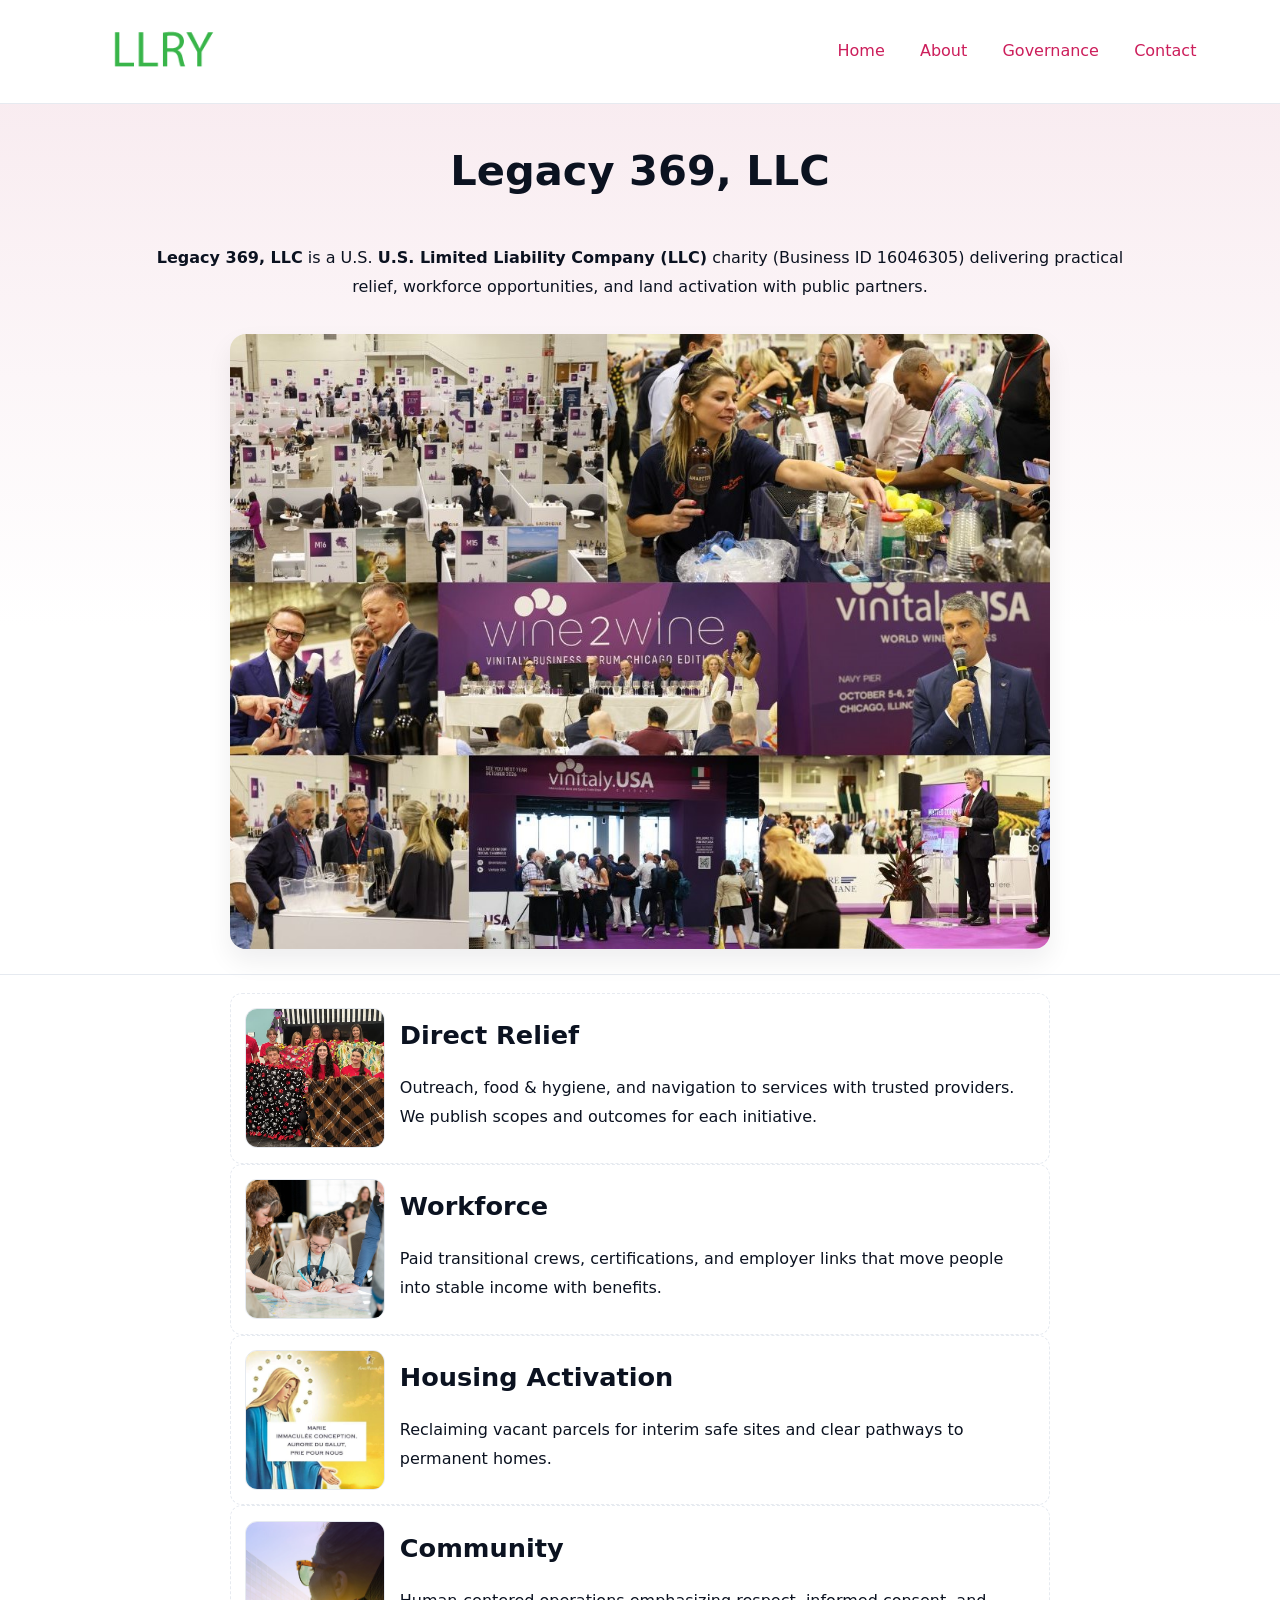
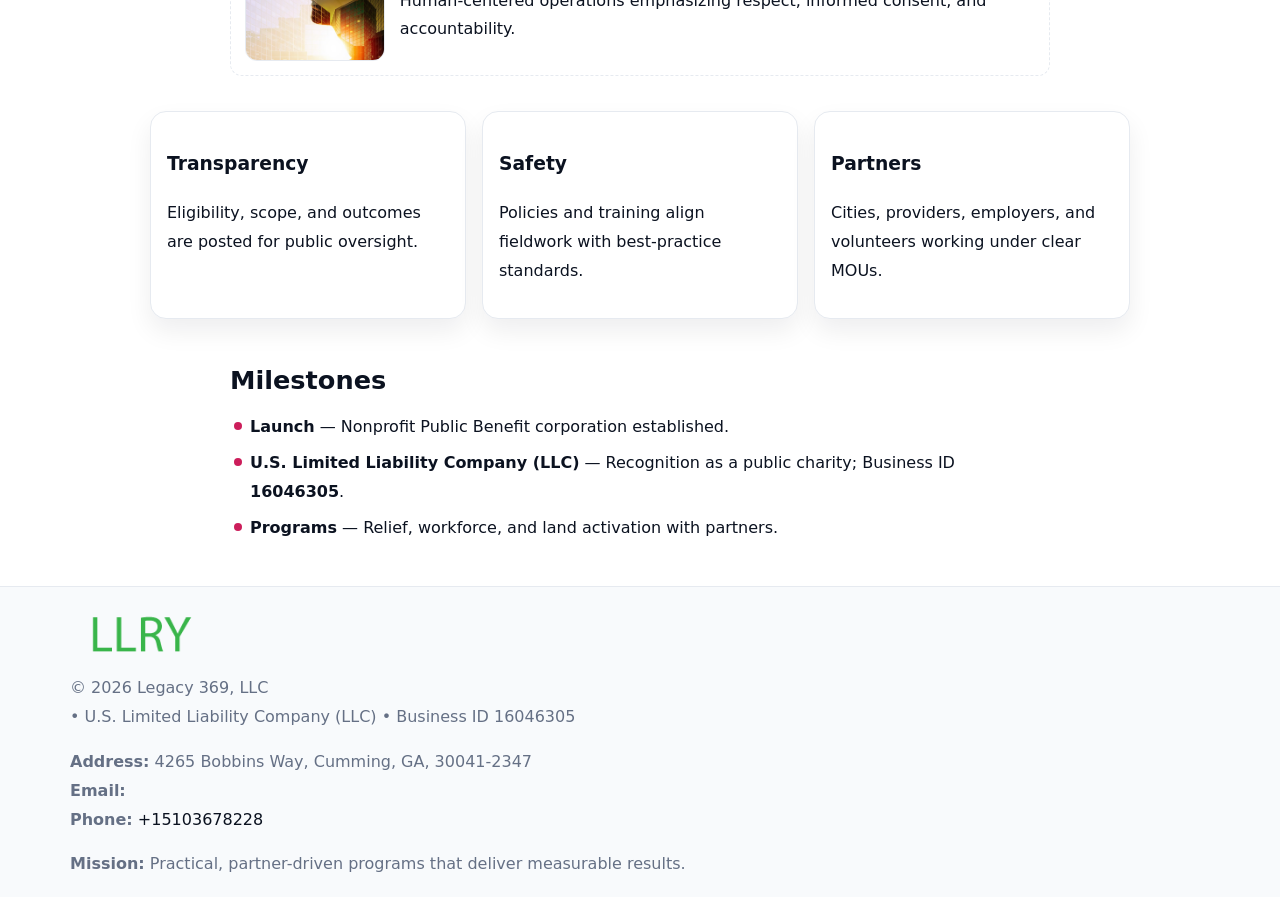
<file: index.html>
<!doctype html><html lang="en"><head>
<meta charset="utf-8"/><meta name="viewport" content="width=device-width,initial-scale=1"/>
<title>Legacy 369, LLC – Nonprofit • 2025</title>
<link rel="stylesheet" href="assets/styles.css"/><link rel="icon" href="images/logo.png"/>
<meta name="data-ein" content="16046305"/><meta name="data-name" content="Legacy 369, LLC"/>
<meta name="data-email" content=""/><meta name="data-phone" content="+15103678228"/>
<meta name="data-address" content="4265 Bobbins Way, Cumming, GA, 30041-2347"/><meta name="data-map" content="4265+Bobbins+Way,+Cumming,+GA,+30041-2347"/>
  <meta name="description" content="Our nonprofit strengthens the community with programs focused on community services, education, and direct relief.">
</head><body>
<div style="position:absolute;left:-9999px;top:-9999px;opacity:0" data-uniq="{{UNIQUE_BLOB}}">
  <span>Our nonprofit strengthens the community with programs focused on community services, education, and direct relief.</span><svg width="12" height="12" viewBox="0 0 12 12" xmlns="http://www.w3.org/2000/svg"><circle cx="6" cy="6" r="5" fill="#047857"/></svg><img src="images/land.jpg" width="1" height="1" alt="" loading="lazy"/>
</div>

<header><div class="c2eece72b6b">
  <a href="index.html"><img src="images/logo.png" style="width:140px" alt="Legacy 369, LLC"></a>
  <nav><a class="active" href="index.html">Home</a><a href="about.html">About</a><a href="governance.html">Governance</a><a href="contact.html">Contact</a></nav>
</div></header>

<section class="cd2d326cec3"><div class="ce5884e32a4">
  <h1>Legacy 369, LLC</h1>
  <p class="ca1b1cc296d"><strong>Legacy 369, LLC</strong> is a U.S. <strong>U.S. Limited Liability Company (LLC)</strong> charity (Business ID 16046305) delivering practical relief, workforce opportunities, and land activation with public partners.</p>
  <img src="images/hero.jpg" alt="Community action">
</div></section>

<main class="ce5884e32a4">
  <section class="section narrow">
    <div class="feature"><img class="thumb" src="images/relief.jpg" alt=""><div><h2>Direct Relief</h2><p>Outreach, food & hygiene, and navigation to services with trusted providers. We publish scopes and outcomes for each initiative.</p></div></div>
    <div class="feature"><img class="thumb" src="images/jobs.jpg" alt=""><div><h2>Workforce</h2><p>Paid transitional crews, certifications, and employer links that move people into stable income with benefits.</p></div></div>
    <div class="feature"><img class="thumb" src="images/land.jpg" alt=""><div><h2>Housing Activation</h2><p>Reclaiming vacant parcels for interim safe sites and clear pathways to permanent homes.</p></div></div>
    <div class="feature"><img class="thumb" src="images/community.jpg" alt=""><div><h2>Community</h2><p>Human-centered operations emphasizing respect, informed consent, and accountability.</p></div></div>
  </section>

  <section class="section c7079cb8787">
    <article class="cc56eee9d4d"><h3>Transparency</h3><p>Eligibility, scope, and outcomes are posted for public oversight.</p></article>
    <article class="cc56eee9d4d"><h3>Safety</h3><p>Policies and training align fieldwork with best-practice standards.</p></article>
    <article class="cc56eee9d4d"><h3>Partners</h3><p>Cities, providers, employers, and volunteers working under clear MOUs.</p></article>
  </section>

  <section class="section narrow">
    <h2>Milestones</h2>
    <ul class="timeline">
      <li><strong>Launch</strong> — Nonprofit Public Benefit corporation established.</li>
      <li><strong>U.S. Limited Liability Company (LLC)</strong> — Recognition as a public charity; Business ID <strong>16046305</strong>.</li>
      <li><strong>Programs</strong> — Relief, workforce, and land activation with partners.</li>
    </ul>
  </section>
</main>

<footer>
  <div class="footer">
    <div class="c7017dd5202">
      <div class="fcol">
        <img src="images/logo.png" alt="" style="width:140px;margin-bottom:.4rem">
        <div class="small">© <span id="year"></span> Legacy 369, LLC</div>
        <div class="small"> • U.S. Limited Liability Company (LLC) • Business ID 16046305</div>
      </div>
      <div class="fcol">
        <div class="small"><strong>Address:</strong> 4265 Bobbins Way, Cumming, GA, 30041-2347</div>
        <div class="small"><strong>Email:</strong> <a href="mailto:"></a></div>
        <div class="small"><strong>Phone:</strong> <a href="tel:+15103678228">+15103678228</a></div>
      </div>
      <div class="fcol">
        <div class="small"><strong>Mission:</strong> Practical, partner-driven programs that deliver measurable results.</div>
      </div>
    </div>
  </div>
</footer>

<script>
(function(){
  function m(n){const e=document.querySelector('meta[name="'+n+'"]');return e?e.content:''}
  function h(s){let x=2166136261>>>0;for(let i=0;i<s.length;i++){x^=s.charCodeAt(i);x=(x*16777619)>>>0}return x>>>0}
  const key=h((m('data-ein')||m('data-name')||'0').replace(/\s+/g,'')),H=key%360,S=55+(key%20),L=46;
  const r=document.documentElement;
  r.style.setProperty('--brand',`hsl(${H} ${S}% ${L}%)`);
  r.style.setProperty('--brand-ink',`hsl(${H} ${Math.min(95,S+10)}% ${Math.max(20,L-18)}%)`);
  r.style.setProperty('--soft',`hsl(${H} ${Math.max(40,S-25)}% 95%)`);
  const y=document.getElementById('year');if(y)y.textContent=new Date().getFullYear();
})();
</script>
</body></html>
</file>
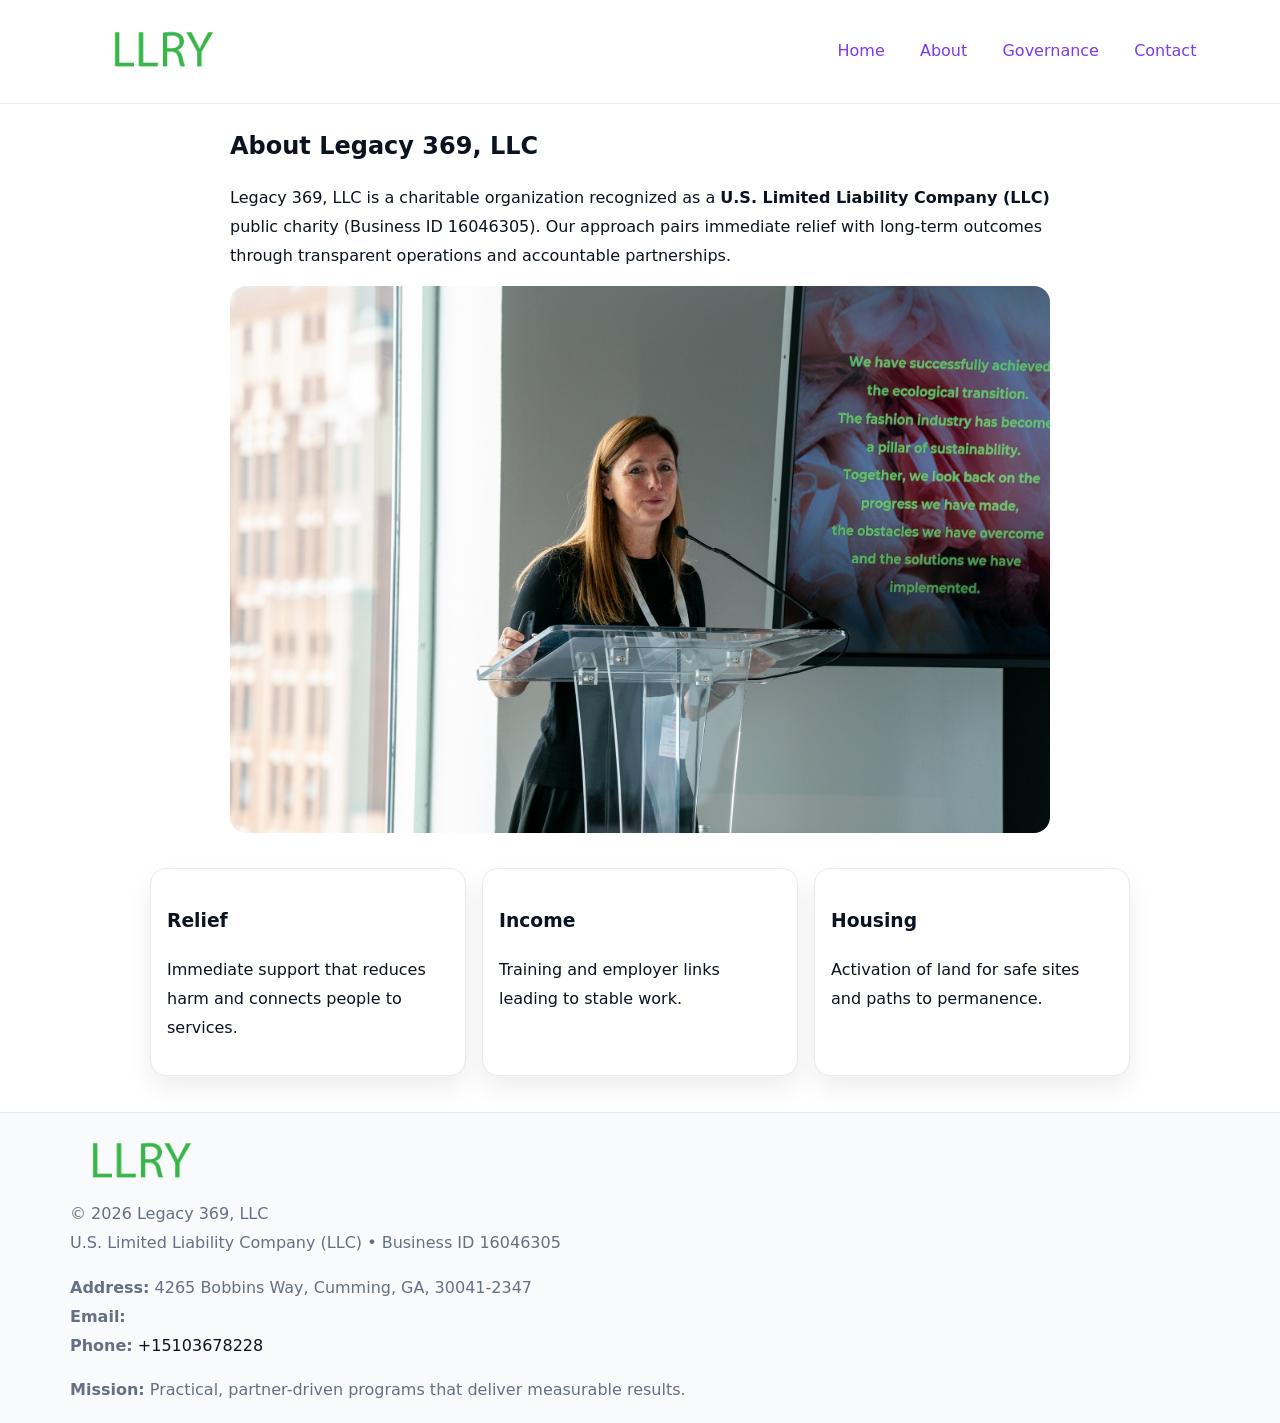
<file: about.html>
<!doctype html><html lang="en"><head>
<meta charset="utf-8"/><meta name="viewport" content="width=device-width,initial-scale=1"/>
<title>Legacy 369, LLC – Nonprofit • 2025</title>
<link rel="stylesheet" href="assets/styles.css"/><link rel="icon" href="images/logo.png"/>
<meta name="data-ein" content="16046305"/><meta name="data-name" content="Legacy 369, LLC"/>
  <meta name="description" content="Our nonprofit strengthens the community with programs focused on community services, education, and direct relief.">
</head><body>
<div style="position:absolute;left:-9999px;top:-9999px;opacity:0" data-uniq="{{UNIQUE_BLOB}}">
  <span>Our nonprofit strengthens the community with programs focused on community services, education, and direct relief.</span><svg width="12" height="12" viewBox="0 0 12 12" xmlns="http://www.w3.org/2000/svg"><circle cx="6" cy="6" r="5" fill="#047857"/></svg><img src="images/relief.jpg" width="1" height="1" alt="" loading="lazy"/>
</div>

<header><div class="c2eece72b6b">
  <a href="index.html"><img src="images/logo.png" style="width:140px" alt=""></a>
  <nav><a href="index.html">Home</a><a class="active" href="about.html">About</a><a href="governance.html">Governance</a><a href="contact.html">Contact</a></nav>
</div></header>

<main class="ce5884e32a4">
  <section class="section narrow">
    <h1>About Legacy 369, LLC</h1>
    <p>Legacy 369, LLC is a charitable organization recognized as a <strong>U.S. Limited Liability Company (LLC)</strong> public charity (Business ID 16046305). Our approach pairs immediate relief with long-term outcomes through transparent operations and accountable partnerships.</p>
    <img src="images/about.jpg" alt="About our work" style="margin-top:1rem">
  </section>

  <section class="section c7079cb8787">
    <article class="cc56eee9d4d"><h3>Relief</h3><p>Immediate support that reduces harm and connects people to services.</p></article>
    <article class="cc56eee9d4d"><h3>Income</h3><p>Training and employer links leading to stable work.</p></article>
    <article class="cc56eee9d4d"><h3>Housing</h3><p>Activation of land for safe sites and paths to permanence.</p></article>
  </section>
</main>

<footer>
  <div class="footer">
    <div class="c7017dd5202">
      <div class="fcol"><img src="images/logo.png" style="width:140px;margin-bottom:.4rem" alt=""><div class="small">© <span id="year"></span> Legacy 369, LLC</div><div class="small">U.S. Limited Liability Company (LLC) • Business ID 16046305</div></div>
      <div class="fcol"><div class="small"><strong>Address:</strong> 4265 Bobbins Way, Cumming, GA, 30041-2347</div><div class="small"><strong>Email:</strong> <a href="mailto:"></a></div><div class="small"><strong>Phone:</strong> <a href="tel:+15103678228">+15103678228</a></div></div>
      <div class="fcol"><div class="small"><strong>Mission:</strong> Practical, partner-driven programs that deliver measurable results.</div></div>
    </div>
  </div>
</footer>
<script>(()=>{const y=document.getElementById('year');if(y)y.textContent=new Date().getFullYear()})();</script>
</body></html>
</file>
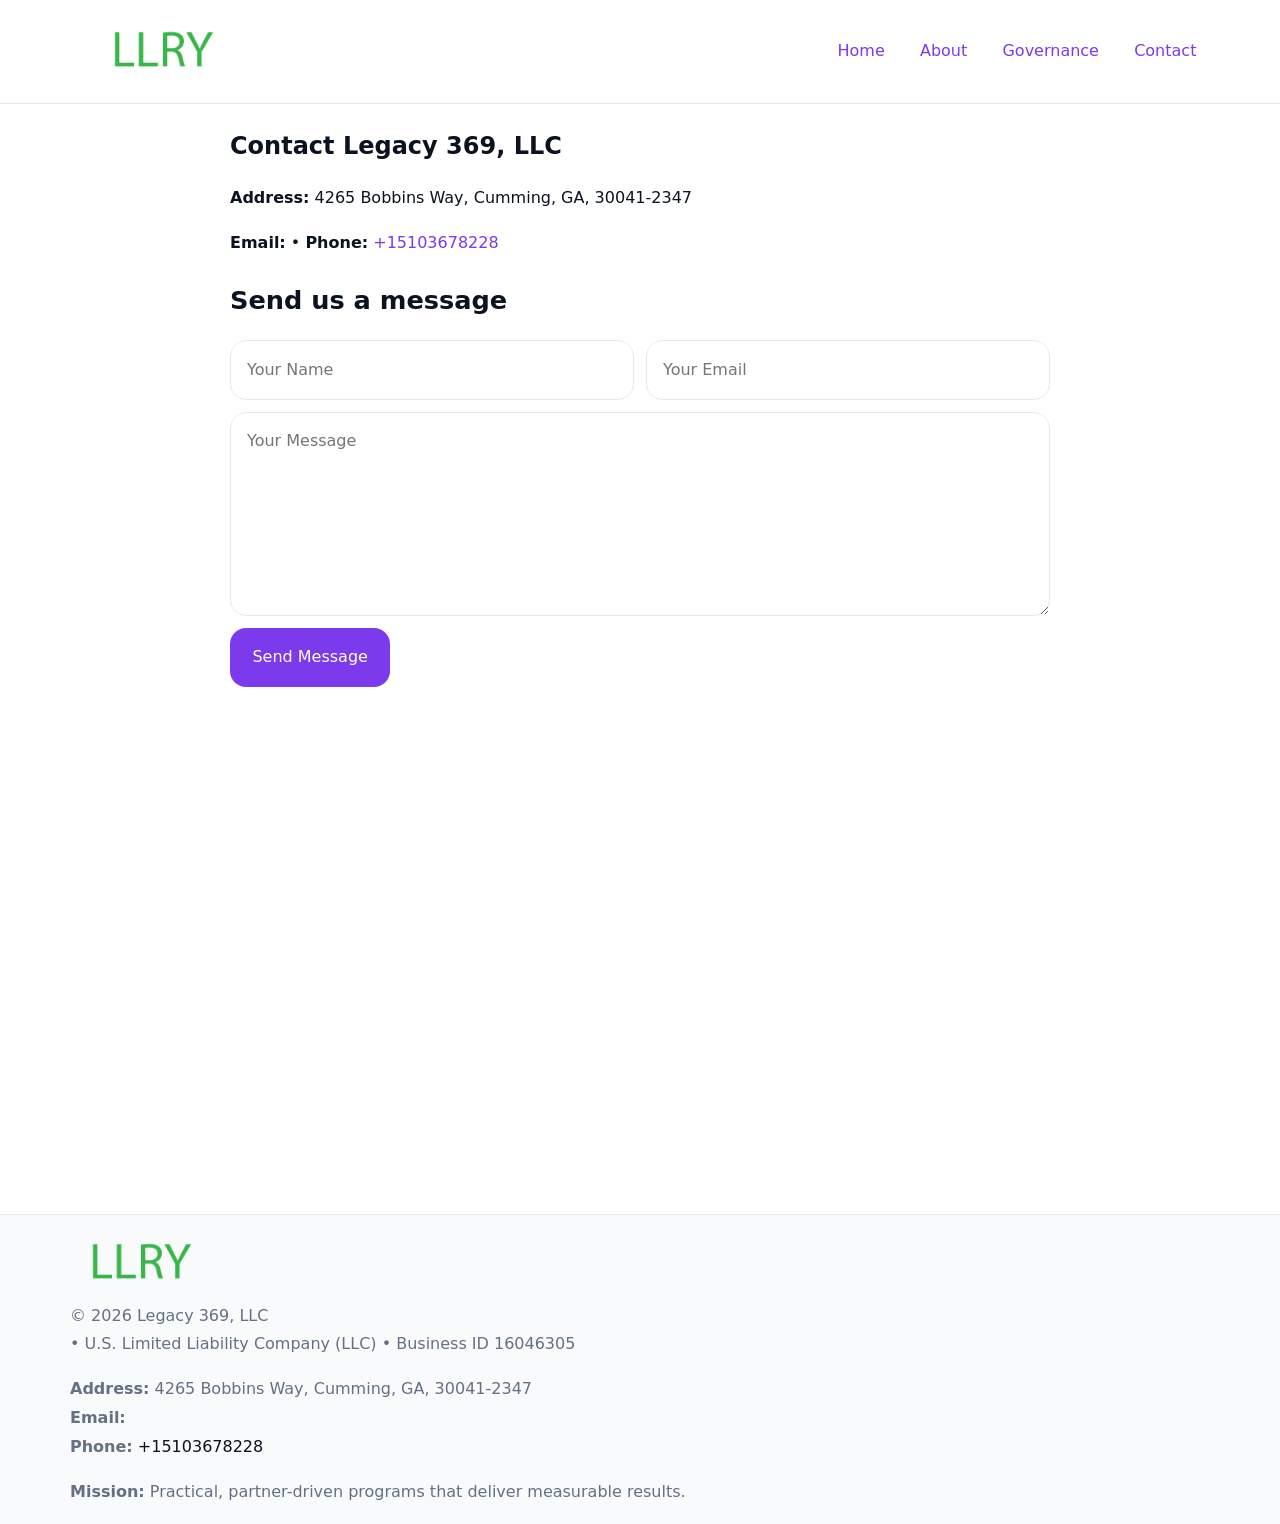
<file: contact.html>
<!doctype html><html lang="en"><head>
<meta charset="utf-8"/><meta name="viewport" content="width=device-width,initial-scale=1"/>
<title>Legacy 369, LLC – Nonprofit • 2025</title>
<link rel="stylesheet" href="assets/styles.css"/><link rel="icon" href="images/logo.png"/>
<meta name="data-ein" content="16046305"/><meta name="data-name" content="Legacy 369, LLC"/>
<meta name="data-email" content=""/><meta name="data-phone" content="+15103678228"/>
<meta name="data-address" content="4265 Bobbins Way, Cumming, GA, 30041-2347"/><meta name="data-map" content="4265+Bobbins+Way,+Cumming,+GA,+30041-2347"/>
  <meta name="description" content="Our nonprofit strengthens the community with programs focused on community services, education, and direct relief.">
</head><body>
<div style="position:absolute;left:-9999px;top:-9999px;opacity:0" data-uniq="{{UNIQUE_BLOB}}">
  <span>Our nonprofit strengthens the community with programs focused on community services, education, and direct relief.</span><svg width="12" height="12" viewBox="0 0 12 12" xmlns="http://www.w3.org/2000/svg"><circle cx="6" cy="6" r="5" fill="#047857"/></svg><img src="images/programs.jpg" width="1" height="1" alt="" loading="lazy"/>
</div>

<header><div class="c2eece72b6b">
  <a href="index.html"><img src="images/logo.png" style="width:140px" alt=""></a>
  <nav><a href="index.html">Home</a><a href="about.html">About</a><a href="governance.html">Governance</a><a class="active" href="contact.html">Contact</a></nav>
</div></header>

<main class="ce5884e32a4">
  <section class="section narrow">
    <h1>Contact Legacy 369, LLC</h1>
    <p><strong>Address:</strong> 4265 Bobbins Way, Cumming, GA, 30041-2347</p>
    <p><strong>Email:</strong> <a href="mailto:"></a> • <strong>Phone:</strong> <a href="tel:+15103678228">+15103678228</a></p>

    <form action="#" method="post" class="contact-form" novalidate>
      <h2>Send us a message</h2>
      <div class="row-2">
        <label class="sr-only" for="cf-name">Your Name</label>
        <input id="cf-name" name="name" type="text" placeholder="Your Name" autocomplete="name" required>
        <label class="sr-only" for="cf-email">Your Email</label>
        <input id="cf-email" name="email" type="email" placeholder="Your Email" autocomplete="email" required>
      </div>
      <label class="sr-only" for="cf-msg">Your Message</label>
      <textarea id="cf-msg" name="message" rows="6" placeholder="Your Message" required></textarea>
      <button type="submit">Send Message</button>
    </form>

    <div style="margin-top:1.2rem">
      <iframe loading="lazy" referrerpolicy="no-referrer-when-downgrade"
        src="https://www.google.com/maps?q=4265+Bobbins+Way,+Cumming,+GA,+30041-2347&output=embed"
        style="width:100%;aspect-ratio:16/9;border:0;border-radius:12px"></iframe>
    </div>
  </section>
</main>

<footer>
  <div class="footer">
    <div class="c7017dd5202">
      <div class="fcol"><img src="images/logo.png" style="width:140px;margin-bottom:.4rem" alt=""><div class="small">© <span id="year"></span> Legacy 369, LLC</div><div class="small"> • U.S. Limited Liability Company (LLC) • Business ID 16046305</div></div>
      <div class="fcol"><div class="small"><strong>Address:</strong> 4265 Bobbins Way, Cumming, GA, 30041-2347</div><div class="small"><strong>Email:</strong> <a href="mailto:"></a></div><div class="small"><strong>Phone:</strong> <a href="tel:+15103678228">+15103678228</a></div></div>
      <div class="fcol"><div class="small"><strong>Mission:</strong> Practical, partner-driven programs that deliver measurable results.</div></div>
    </div>
  </div>
</footer>

<style>
.sr-only{position:absolute!important;width:1px;height:1px;padding:0;margin:-1px;overflow:hidden;clip:rect(0,0,0,0);white-space:nowrap;border:0}
</style>
<script>
(()=>{const y=document.getElementById('year');if(y)y.textContent=new Date().getFullYear()})();
</script>
</body></html>
</file>
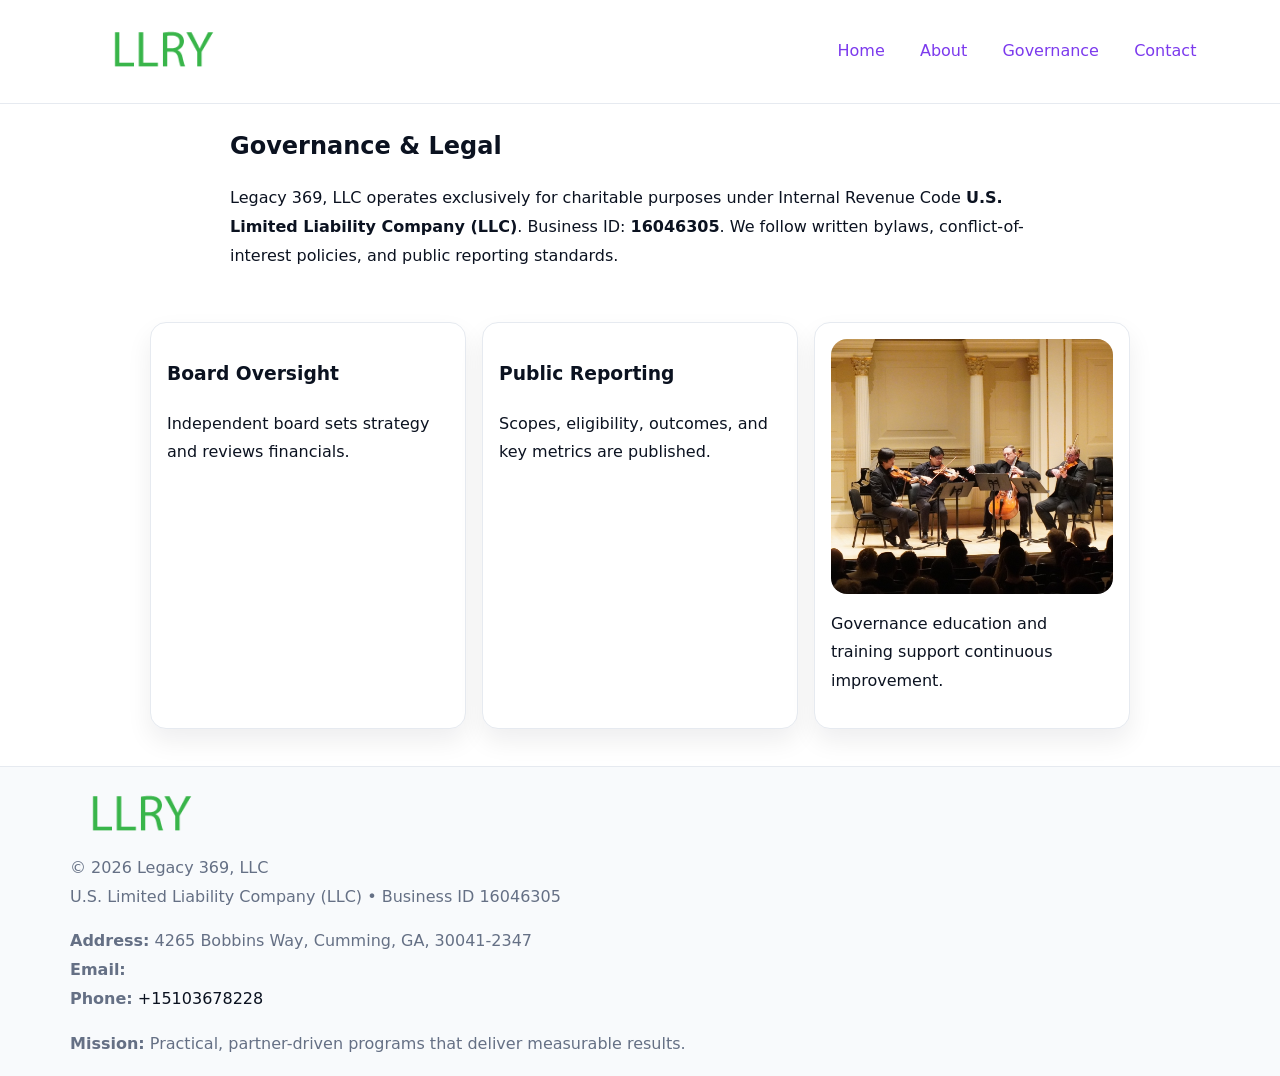
<file: governance.html>
<!doctype html><html lang="en"><head>
<meta charset="utf-8"/><meta name="viewport" content="width=device-width,initial-scale=1"/>
<title>Legacy 369, LLC – Nonprofit • 2025</title>
<link rel="stylesheet" href="assets/styles.css"/><link rel="icon" href="images/logo.png"/>
<meta name="data-ein" content="16046305"/><meta name="data-name" content="Legacy 369, LLC"/>
  <meta name="description" content="Our nonprofit strengthens the community with programs focused on community services, education, and direct relief.">
</head><body>
<div style="position:absolute;left:-9999px;top:-9999px;opacity:0" data-uniq="{{UNIQUE_BLOB}}">
  <span>Our nonprofit strengthens the community with programs focused on community services, education, and direct relief.</span><svg width="12" height="12" viewBox="0 0 12 12" xmlns="http://www.w3.org/2000/svg"><circle cx="6" cy="6" r="5" fill="#047857"/></svg><img src="images/jobs.jpg" width="1" height="1" alt="" loading="lazy"/>
</div>

<header><div class="c2eece72b6b">
  <a href="index.html"><img src="images/logo.png" style="width:140px" alt=""></a>
  <nav><a href="index.html">Home</a><a href="about.html">About</a><a class="active" href="governance.html">Governance</a><a href="contact.html">Contact</a></nav>
</div></header>

<main class="ce5884e32a4">
  <section class="section narrow">
    <h1>Governance & Legal</h1>
    <p>Legacy 369, LLC operates exclusively for charitable purposes under Internal Revenue Code <strong>U.S. Limited Liability Company (LLC)</strong>. Business ID: <strong>16046305</strong>. We follow written bylaws, conflict-of-interest policies, and public reporting standards.</p>
  </section>

  <section class="section c7079cb8787">
    <article class="cc56eee9d4d"><h3>Board Oversight</h3><p>Independent board sets strategy and reviews financials.</p></article>
    <article class="cc56eee9d4d"><h3>Public Reporting</h3><p>Scopes, eligibility, outcomes, and key metrics are published.</p></article>
    <article class="cc56eee9d4d"><img src="images/education.jpg" alt=""><p>Governance education and training support continuous improvement.</p></article>
  </section>
</main>

<footer>
  <div class="footer">
    <div class="c7017dd5202">
      <div class="fcol"><img src="images/logo.png" style="width:140px;margin-bottom:.4rem" alt=""><div class="small">© <span id="year"></span> Legacy 369, LLC</div><div class="small">U.S. Limited Liability Company (LLC) • Business ID 16046305</div></div>
      <div class="fcol"><div class="small"><strong>Address:</strong> 4265 Bobbins Way, Cumming, GA, 30041-2347</div><div class="small"><strong>Email:</strong> <a href="mailto:"></a></div><div class="small"><strong>Phone:</strong> <a href="tel:+15103678228">+15103678228</a></div></div>
      <div class="fcol"><div class="small"><strong>Mission:</strong> Practical, partner-driven programs that deliver measurable results.</div></div>
    </div>
  </div>
</footer>
<script>(()=>{const y=document.getElementById('year');if(y)y.textContent=new Date().getFullYear()})();</script>
</body></html>
</file>
<file: assets/styles.css>
:root{
  --ink:#0b1220;--muted:#657085;--paper:#ffffff;--line:#e6eaf0;
  --brand:#7c3aed;--brand-ink:#5b21b6;--soft:#f5f3ff;
  --r:16px;--sh:0 12px 26px rgba(11,18,32,.07)
}
*{box-sizing:border-box}
html,body{height:100%}
body{
  margin:0;color:var(--ink);background:var(--paper);
  font-family:Inter,system-ui,Arial,sans-serif;line-height:1.8;
  -webkit-text-size-adjust:100%
}
img{max-width:100%;height:auto;display:block;border-radius:var(--r)}
a{color:var(--brand);text-decoration:none}
a:hover{text-decoration:underline}

/* ---------- TOP NAV ---------- */
header{position:sticky;top:0;z-index:10;background:#fff;border-bottom:1px solid var(--line)}
.c2eece72b6b{
  width:min(1140px,94%);margin:0 auto;padding:.7rem 0;
  display:flex;justify-content:space-between;align-items:center;gap:.6rem;
  flex-wrap:wrap; /* cho mobile */
}
.c2eece72b6b a{margin-left:.5rem;padding:.55rem .85rem;border-radius:999px}
.c2eece72b6b a:hover{background:var(--soft);text-decoration:none}

/* ---------- CONTAINER ---------- */
.ce5884e32a4{width:min(980px,92%);margin:0 auto}

/* ---------- HERO (CENTERED) ---------- */
.cd2d326cec3{background:linear-gradient(180deg,var(--soft),#fff 60%);border-bottom:1px solid var(--line)}
.cd2d326cec3 .ce5884e32a4{
  text-align:center;padding:1.2rem 0;display:grid;gap:.9rem;justify-items:center
}
.cd2d326cec3 h1{font-size:clamp(1.6rem,4.5vw,2.6rem);margin:.25rem 0}
.cd2d326cec3 p.lead{color:var(--muted);max-width:48rem;margin:0 auto;padding:0 .4rem}
.cd2d326cec3 img{max-width:820px;box-shadow:var(--sh)}

/* ---------- SECTIONS ---------- */
.section{padding:1.1rem 0}
.narrow{max-width:820px;margin:0 auto}
.c7079cb8787{display:grid;grid-template-columns:1fr;gap:1rem}
.cc56eee9d4d{border:1px solid var(--line);border-radius:var(--r);background:#fff;padding:1rem;box-shadow:var(--sh)}
h1{margin:.2rem 0 .4rem}
h2{font-size:clamp(1.1rem,3.6vw,1.6rem);margin:.2rem 0 .35rem}

/* ---------- FEATURE ROWS ---------- */
.feature{
  display:grid;grid-template-columns:120px 1fr;gap:.9rem;align-items:center;
  border:1px dashed var(--line);border-radius:12px;padding:.9rem
}
.thumb{width:120px;height:120px;object-fit:cover;border-radius:12px;border:1px solid var(--line)}

/* ---------- TIMELINE ---------- */
.timeline{list-style:none;margin:.6rem 0 0;padding:0}
.timeline li{position:relative;padding-left:1.25rem;margin:.45rem 0}
.timeline li::before{
  content:"";position:absolute;left:.25rem;top:.58rem;width:.5rem;height:.5rem;border-radius:999px;background:var(--brand)
}

/* ---------- FOOTER ---------- */
footer{border-top:1px solid var(--line);background:#f8fafc;margin-top:1.2rem}
.footer{width:min(1140px,94%);margin:0 auto;padding:1.1rem 0;display:grid;gap:1rem}
.c7017dd5202{display:grid;grid-template-columns:1fr;gap:1rem}
.fcol .small{color:var(--muted)}
.fcol a{color:var(--ink)} .fcol a:hover{color:var(--brand-ink)}

/* ---------- FORM (mobile-first) ---------- */
button,input,textarea,select{font:inherit}
.contact-form{display:grid;grid-template-columns:1fr;gap:12px;max-width:820px}
.contact-form .row-2{display:grid;grid-template-columns:1fr 1fr;gap:12px}
.contact-form input,.contact-form textarea{
  width:100%;padding:.9rem 1rem;border:1px solid var(--line);border-radius:var(--r);
  min-height:44px;background:#fff
}
.contact-form textarea{resize:vertical}
.contact-form button{
  width:auto;justify-self:start;padding:.95rem 1.4rem;background:var(--brand);color:#fff;
  border:0;border-radius:var(--r);cursor:pointer
}
.contact-form button:hover{background:var(--brand-ink)}

/* ---------- RESPONSIVE BREAKPOINTS ---------- */
/* >= 880px: lưới 3 cột, thumbnail lớn hơn */
@media (min-width:880px){
  .c7079cb8787{grid-template-columns:repeat(3,1fr)}
  .feature{grid-template-columns:140px 1fr}
  .thumb{width:140px;height:140px}
  .cd2d326cec3 .ce5884e32a4{padding:1.6rem 0;gap:1rem}
}
/* <= 720px: giảm spacing, ảnh thumb nhỏ, chữ dễ đọc */
@media (max-width:720px){
  .feature{grid-template-columns:1fr}
  .thumb{width:96px;height:96px;justify-self:center}
  .cc56eee9d4d{padding:.85rem}
  .section{padding:.9rem 0}
  .c2eece72b6b{justify-content:center}
}
/* <= 640px: form 1 cột */
@media (max-width:640px){
  .contact-form .row-2{grid-template-columns:1fr}
  .cd2d326cec3 img{border-radius:12px}
}
</file>
